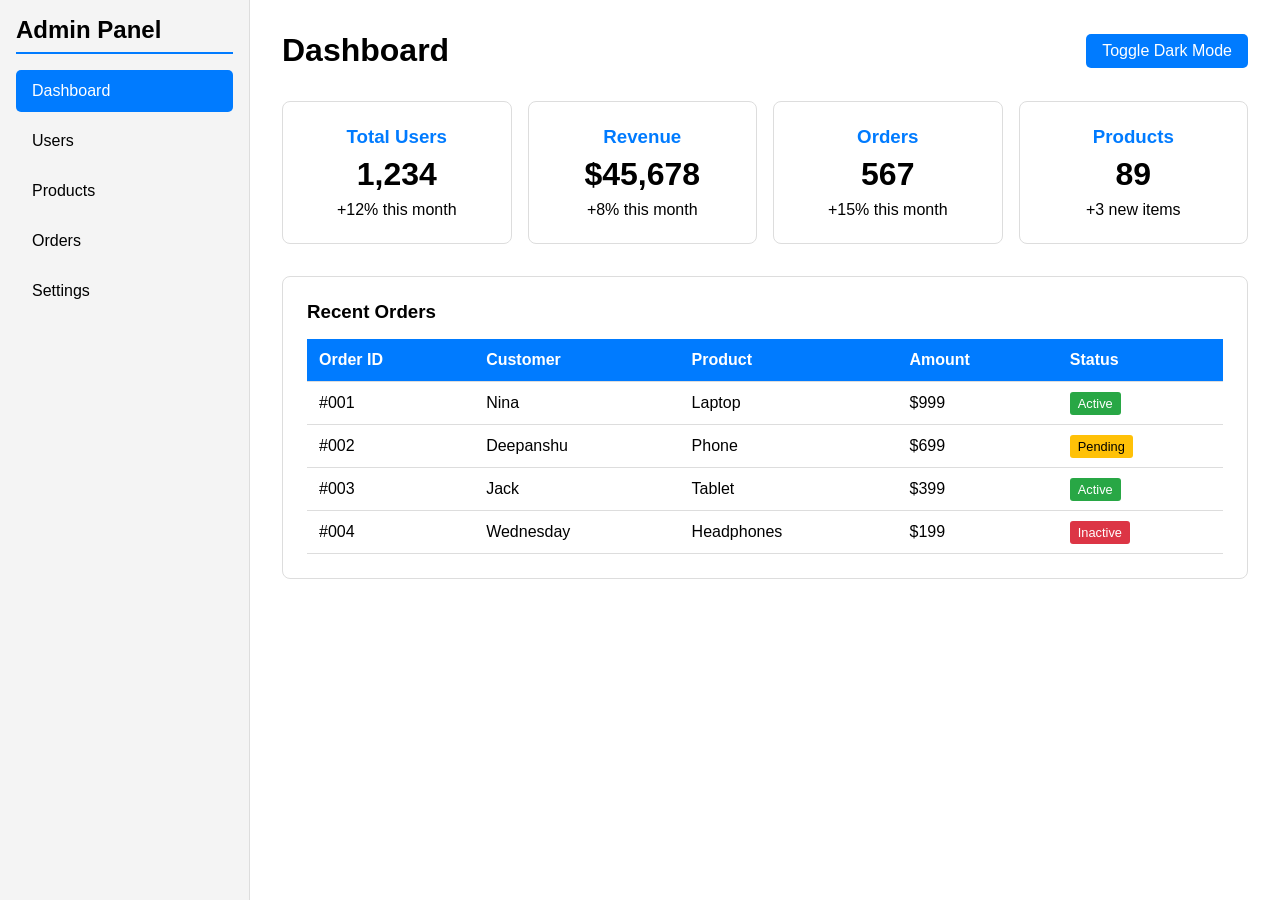
<file: Experiment 2/index.html>
<!DOCTYPE html>
<html lang="en">
<head>
    <meta charset="UTF-8">
    <meta name="viewport" content="width=device-width, initial-scale=1.0">
    <title>Admin Dashboard</title>
    <link rel="stylesheet" href="styles.css">
</head>
<body>
    <div class="dashboard" data-theme="light">
        <aside class="sidebar">
            <h2>Admin Panel</h2>
            <nav>
                <ul class="nav-menu">
                    <li class="nav-item">
                        <a href="#" class="nav-link active">Dashboard</a>
                    </li>
                    <li class="nav-item">
                        <a href="#" class="nav-link">Users</a>
                    </li>
                    <li class="nav-item">
                        <a href="#" class="nav-link">Products</a>
                    </li>
                    <li class="nav-item">
                        <a href="#" class="nav-link">Orders</a>
                    </li>
                    <li class="nav-item">
                        <a href="#" class="nav-link">Settings</a>
                    </li>
                </ul>
            </nav>
        </aside>

        <main class="content">
            <div class="header">
                <h1>Dashboard</h1>
                <button id="theme-toggle">Toggle Dark Mode</button>
            </div>

            <section class="stats-section">
                <div class="card">
                    <h3>Total Users</h3>
                    <div class="card-number">1,234</div>
                    <p>+12% this month</p>
                </div>
                <div class="card">
                    <h3>Revenue</h3>
                    <div class="card-number">$45,678</div>
                    <p>+8% this month</p>
                </div>
                <div class="card">
                    <h3>Orders</h3>
                    <div class="card-number">567</div>
                    <p>+15% this month</p>
                </div>
                <div class="card">
                    <h3>Products</h3>
                    <div class="card-number">89</div>
                    <p>+3 new items</p>
                </div>
            </section>

            <section class="table-section">
                <h3>Recent Orders</h3>
                <table class="data-table">
                    <thead>
                        <tr>
                            <th>Order ID</th>
                            <th>Customer</th>
                            <th>Product</th>
                            <th>Amount</th>
                            <th>Status</th>
                        </tr>
                    </thead>
                    <tbody>
                        <tr>
                            <td>#001</td>
                            <td>Nina</td>
                            <td>Laptop</td>
                            <td>$999</td>
                            <td><span class="status active">Active</span></td>
                        </tr>
                        <tr>
                            <td>#002</td>
                            <td>Deepanshu</td>
                            <td>Phone</td>
                            <td>$699</td>
                            <td><span class="status pending">Pending</span></td>
                        </tr>
                        <tr>
                            <td>#003</td>
                            <td>Jack</td>
                            <td>Tablet</td>
                            <td>$399</td>
                            <td><span class="status active">Active</span></td>
                        </tr>
                        <tr>
                            <td>#004</td>
                            <td>Wednesday</td>
                            <td>Headphones</td>
                            <td>$199</td>
                            <td><span class="status inactive">Inactive</span></td>
                        </tr>
                    </tbody>
                </table>
            </section>
        </main>
    </div>
    <script src="script.js"></script>
</body>
</html>
</file>
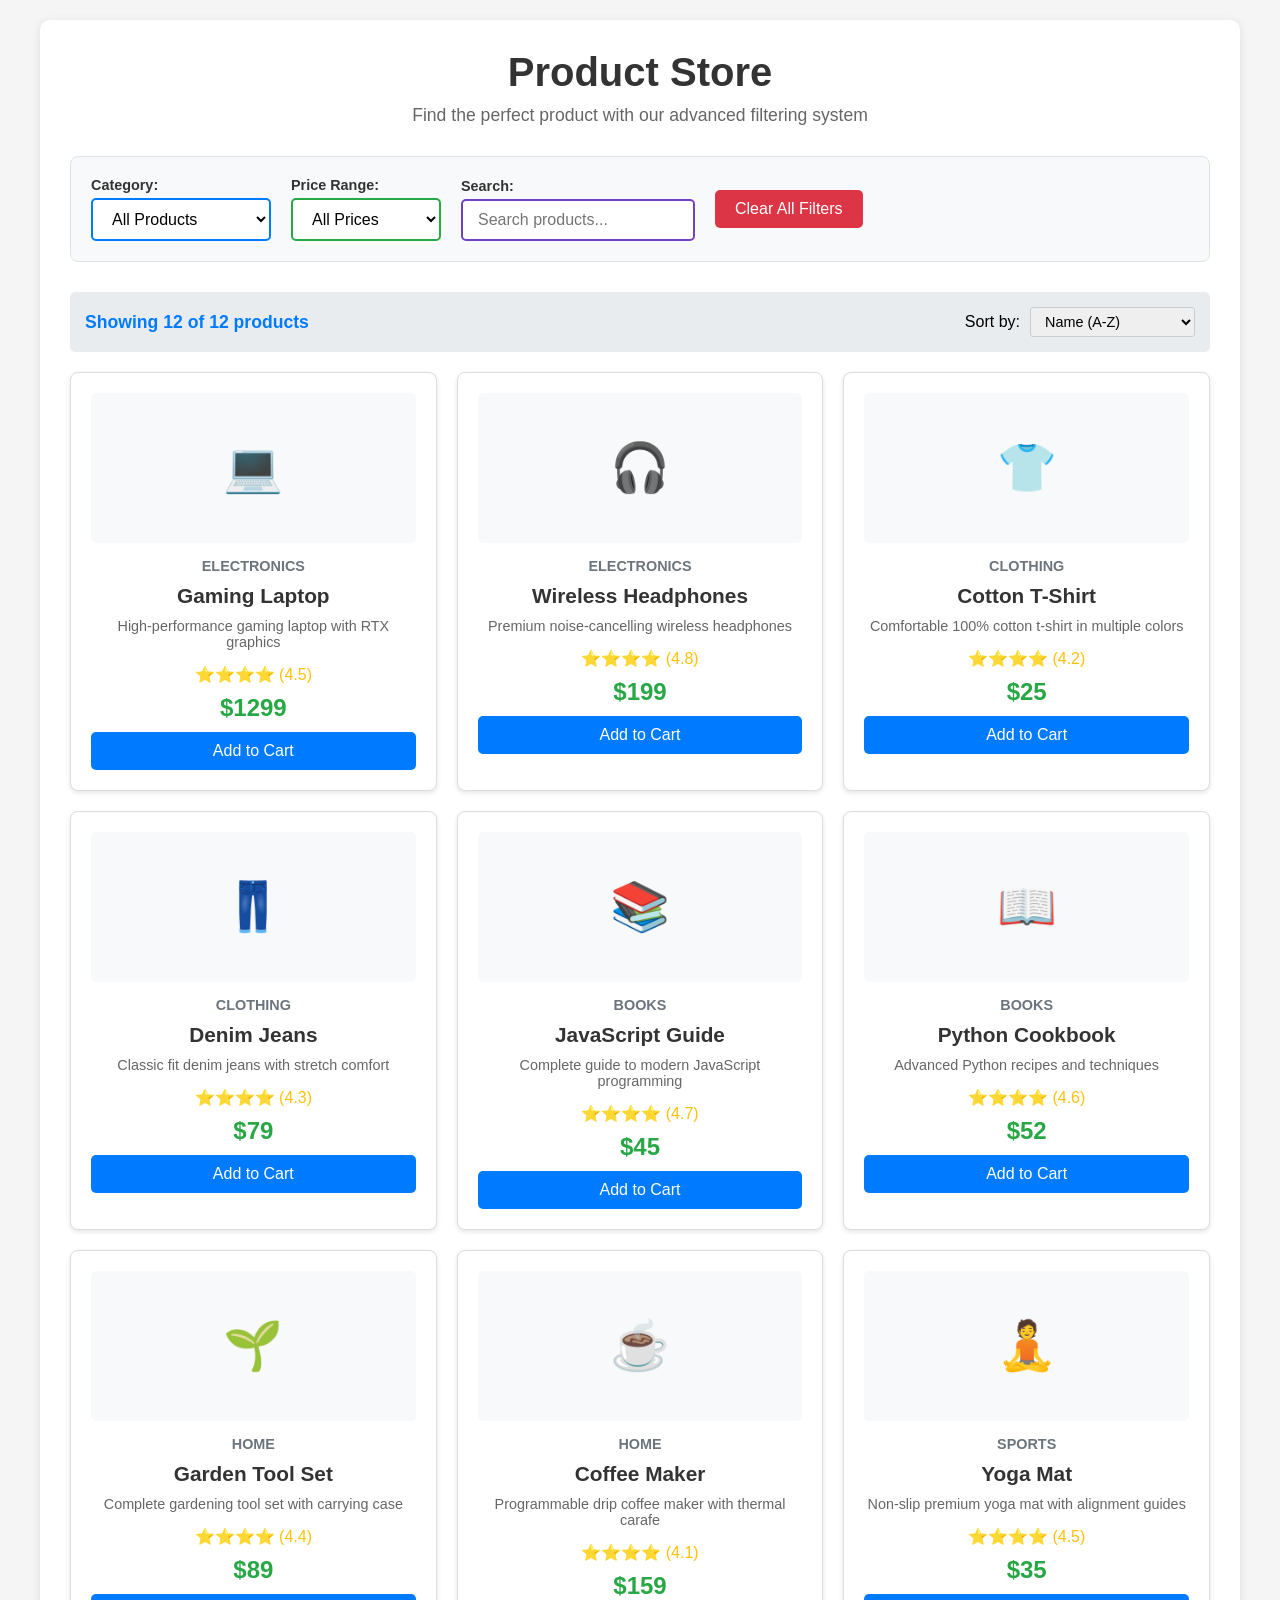
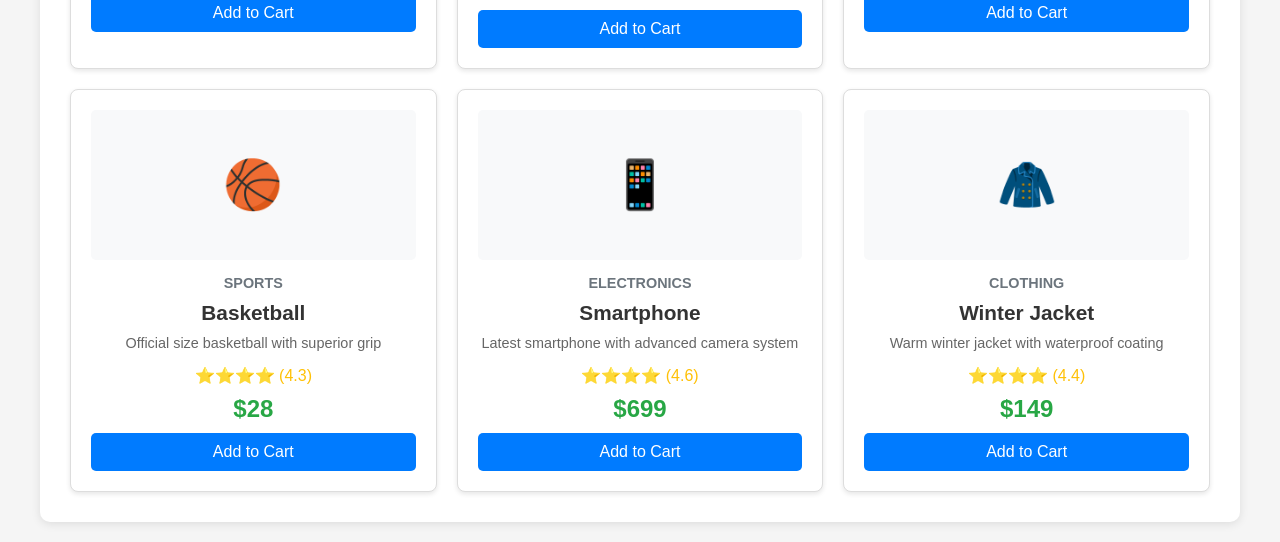
<file: Experiment 3/index.html>
<!DOCTYPE html>
<html lang="en">

<head>
    <meta charset="UTF-8">
    <meta name="viewport" content="width=device-width, initial-scale=1.0">
    <title>Product Filter System</title>
    <link rel="stylesheet" href="styles.css">
</head>

<body>
    <div class="container">
        <div class="header">
            <h1>Product Store</h1>
            <p>Find the perfect product with our advanced filtering system</p>
        </div>

        <div class="filter-section">
            <div class="filter-controls">
                <div class="filter-group">
                    <label for="filter">Category:</label>
                    <select id="filter">
                        <option value="all">All Products</option>
                        <option value="electronics">Electronics</option>
                        <option value="clothing">Clothing</option>
                        <option value="books">Books</option>
                        <option value="home">Home & Garden</option>
                        <option value="sports">Sports</option>
                    </select>
                </div>

                <div class="filter-group">
                    <label for="price-filter">Price Range:</label>
                    <select id="price-filter">
                        <option value="all">All Prices</option>
                        <option value="0-50">$0 - $50</option>
                        <option value="51-200">$51 - $200</option>
                        <option value="201-500">$201 - $500</option>
                        <option value="501+">$501+</option>
                    </select>
                </div>

                <div class="filter-group">
                    <label for="search-box">Search:</label>
                    <input type="text" id="search-box" placeholder="Search products...">
                </div>

                <button class="clear-filters" id="clear-filters">Clear All Filters</button>
            </div>
        </div>

        <div class="results-info">
            <div class="results-count" id="results-count">
                Showing all products
            </div>
            <div class="sort-options">
                <label for="sort-select">Sort by:</label>
                <select id="sort-select">
                    <option value="name">Name (A-Z)</option>
                    <option value="price-low">Price (Low to High)</option>
                    <option value="price-high">Price (High to Low)</option>
                    <option value="rating">Rating</option>
                </select>
            </div>
        </div>

        <div id="products-container">
        </div>
    </div>

    <script src="script.js"></script>
</body>

</html>
</file>
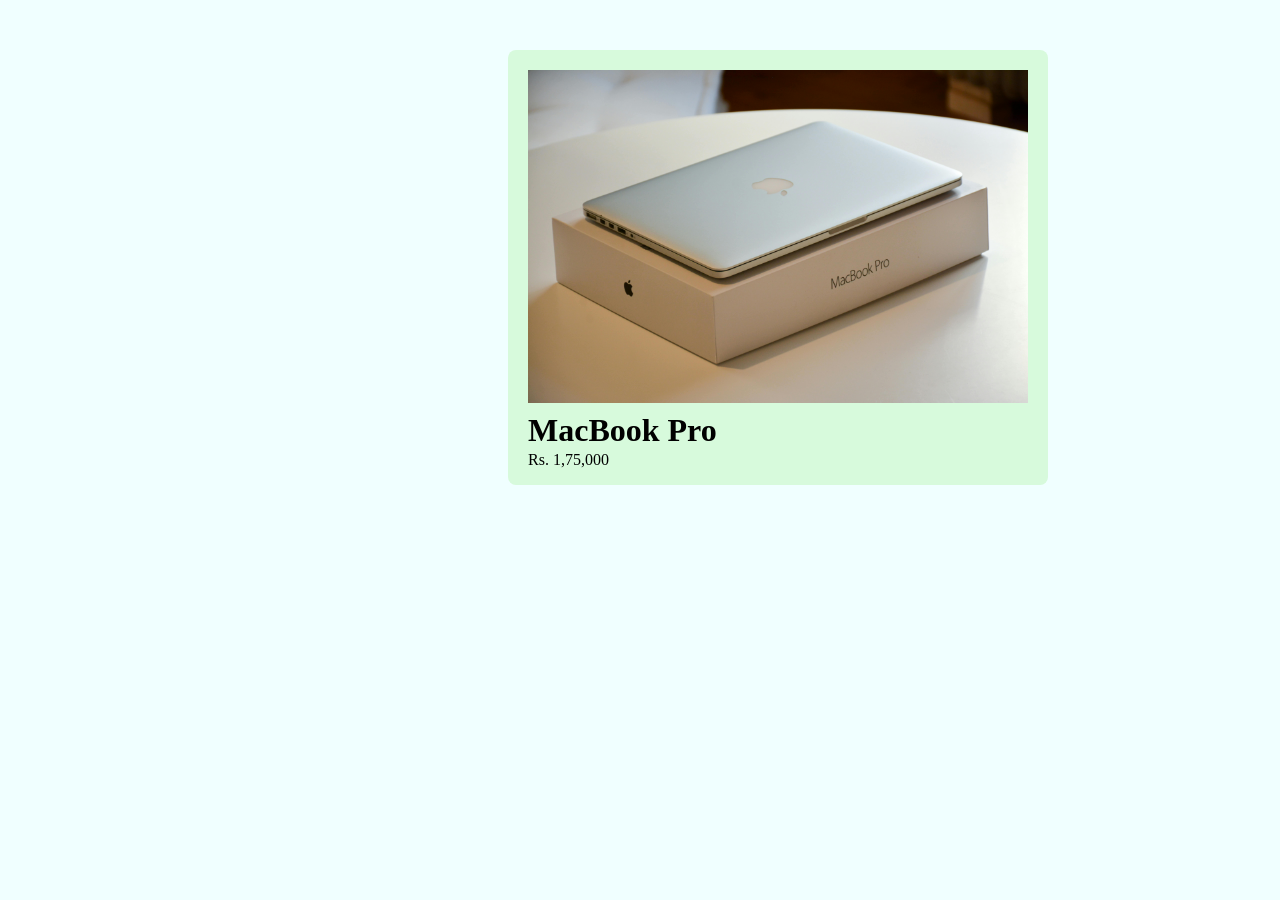
<file: Practical EST/index.html>
<!DOCTYPE html>
<html lang="en">
  <head>
    <meta charset="UTF-8" />
    <meta name="viewport" content="width=device-width, initial-scale=1.0" />
    <title>LabEST</title>
    <style>
      .product-image {
        width: 500px;
        padding: 20px 20px 0px 20px;
      }
      .product-card {
        background-color: rgb(215, 250, 220);
        border-radius: 8px;
        width: 540px;
        margin: 50px 0px 0px 500px;
      }
      .product-name {
        margin-top: 5px;
      }
      .product-price {
        margin-top: -20px;
      }
      .product-description {
        margin-left: 20px;
        display: flex;
        flex-direction: column;
      }
      .product-card:hover {
        transform: scale(1.05);
        box-shadow: 0 8px 16px rgba(0, 0, 0, 0.2);
      }
    </style>
  </head>
  <body style="background-color: azure">
    <div class="product-card">
      <img class="product-image" src="macbook.jpg" alt="MacBook" />
      <div class="product-description">
        <h1 class="product-name">MacBook Pro</h1>
        <p class="product-price">Rs. 1,75,000</p>
      </div>
    </div>
  </body>
</html>
</file>
<file: Experiment 2/styles.css>
* {
  margin: 0;
  padding: 0;
  box-sizing: border-box;
}

:root {
  --bg-color: #ffffff;
  --text-color: #000000;
  --sidebar-bg: #f4f4f4;
  --card-bg: #ffffff;
  --border-color: #ddd;
}

[data-theme="dark"] {
  --bg-color: #1a1a1a;
  --text-color: #f0f0f0;
  --sidebar-bg: #2d2d2d;
  --card-bg: #333333;
  --border-color: #555;
}

body {
  font-family: Arial, sans-serif;
  background-color: var(--bg-color);
  color: var(--text-color);
  transition: all 0.3s ease;
}

.dashboard {
  display: grid;
  grid-template-columns: 250px 1fr;
  grid-template-areas: "sidebar content";
  min-height: 100vh;
}

.sidebar {
  grid-area: sidebar;
  background-color: var(--sidebar-bg);
  padding: 1rem;
  border-right: 1px solid var(--border-color);
}

.sidebar h2 {
  margin-bottom: 1rem;
  padding-bottom: 0.5rem;
  border-bottom: 2px solid #007bff;
  color: var(--text-color)
}

.nav-menu {
  list-style: none;
}

.nav-item {
  margin-bottom: 0.5rem;
}

.nav-link {
  display: block;
  padding: 0.75rem 1rem;
  text-decoration: none;
  color: var(--text-color);
  border-radius: 5px;
  transition: background-color 0.2s;
}

.nav-link:hover {
  background-color: #007bff;
  color: white;
}

.nav-link.active {
  background-color: #007bff;
  color: white;
}

.content {
  grid-area: content;
  padding: 2rem;
  background-color: var(--bg-color);
}

.header {
  display: flex;
  justify-content: space-between;
  align-items: center;
  margin-bottom: 2rem;
}

.header h1 {
  font-size: 2rem;
  color: var(--text-color)
}

#theme-toggle {
  padding: 0.5rem 1rem;
  background-color: #007bff;
  color: white;
  border: none;
  border-radius: 5px;
  cursor: pointer;
  font-size: 1rem;
}

#theme-toggle:hover {
  background-color: #0056b3;
}

.stats-section {
  display: grid;
  grid-template-columns: repeat(auto-fit, minmax(200px, 1fr));
  gap: 1rem;
  margin-bottom: 2rem;
}

.card {
  background-color: var(--card-bg);
  color: var(--text-color);
  padding: 1.5rem;
  border-radius: 8px;
  border: 1px solid var(--border-color);
  text-align: center;
  transition: transform 0.2s;
}

.card:hover {
  transform: translateY(-2px);
}

.card h3 {
  color: #007bff;
  margin-bottom: 0.5rem;

}

.card-number {
  font-size: 2rem;
  font-weight: bold;
  margin: 0.5rem 0;
}


.table-section {
  background-color: var(--card-bg);
  padding: 1.5rem;
  border-radius: 8px;
  border: 1px solid var(--border-color);
}

.data-table {
  width: 100%;
  border-collapse: collapse;
  margin-top: 1rem;
  color: var(--text-color); 
}

.data-table th,
.data-table td {
  padding: 0.75rem;
  text-align: left;
  border-bottom: 1px solid var(--border-color);
}

.data-table th {
  background-color: #007bff;
  color: white;
}

.status {
  padding: 0.25rem 0.5rem;
  border-radius: 3px;
  font-size: 0.8rem;
}

.status.active {
  background-color: #28a745;
  color: white;
}

.status.pending {
  background-color: #ffc107;
  color: black;
}

.status.inactive {
  background-color: #dc3545;
  color: white;
}

@media (max-width: 768px) {
  .dashboard {
    grid-template-columns: 1fr;
    grid-template-areas:
      "sidebar"
      "content";
  }

  .sidebar {
    padding: 1rem;
  }

  .content {
    padding: 1rem;
  }

  .header {
    flex-direction: column;
    gap: 1rem;
  }

  .stats-section {
    grid-template-columns: 1fr;
  }

  .chart-section {
    grid-template-columns: 1fr;
  }

  .data-table {
    font-size: 0.8rem;
  }
}
</file>
<file: Experiment 3/styles.css>
* {
  margin: 0;
  padding: 0;
  box-sizing: border-box;
}

body {
  font-family: Arial, sans-serif;
  background-color: #f5f5f5;
  padding: 20px;
}

.container {
  max-width: 1200px;
  margin: 0 auto;
  background-color: white;
  border-radius: 10px;
  padding: 30px;
  box-shadow: 0 2px 10px rgba(0, 0, 0, 0.1);
}

.header {
  text-align: center;
  margin-bottom: 30px;
}

.header h1 {
  color: #333;
  margin-bottom: 10px;
  font-size: 2.5rem;
}

.header p {
  color: #666;
  font-size: 1.1rem;
}

.filter-section {
  background-color: #f8f9fa;
  padding: 20px;
  border-radius: 8px;
  margin-bottom: 30px;
  border: 1px solid #dee2e6;
}

.filter-controls {
  display: flex;
  gap: 20px;
  align-items: center;
  flex-wrap: wrap;
}

.filter-group {
  display: flex;
  flex-direction: column;
  gap: 5px;
}

.filter-group label {
  font-weight: bold;
  color: #333;
  font-size: 0.9rem;
}

#filter {
  padding: 10px 15px;
  border: 2px solid #007bff;
  border-radius: 5px;
  font-size: 1rem;
  background-color: white;
  cursor: pointer;
  min-width: 180px;
}

#filter:focus {
  outline: none;
  border-color: #0056b3;
  box-shadow: 0 0 0 3px rgba(0, 123, 255, 0.25);
}

#price-filter {
  padding: 10px 15px;
  border: 2px solid #28a745;
  border-radius: 5px;
  font-size: 1rem;
  background-color: white;
  cursor: pointer;
  min-width: 150px;
}

#search-box {
  padding: 10px 15px;
  border: 2px solid #6f42c1;
  border-radius: 5px;
  font-size: 1rem;
  min-width: 200px;
}

#search-box:focus {
  outline: none;
  border-color: #5a2d91;
  box-shadow: 0 0 0 3px rgba(111, 66, 193, 0.25);
}

.clear-filters {
  background-color: #dc3545;
  color: white;
  border: none;
  padding: 10px 20px;
  border-radius: 5px;
  cursor: pointer;
  font-size: 1rem;
  transition: background-color 0.3s;
}

.clear-filters:hover {
  background-color: #c82333;
}

.results-info {
  display: flex;
  justify-content: space-between;
  align-items: center;
  margin-bottom: 20px;
  padding: 15px;
  background-color: #e9ecef;
  border-radius: 5px;
}

.results-count {
  font-weight: bold;
  color: #007bff;
  font-size: 1.1rem;
}

.sort-options {
  display: flex;
  gap: 10px;
  align-items: center;
}

#sort-select {
  padding: 5px 10px;
  border: 1px solid #ccc;
  border-radius: 3px;
  font-size: 0.9rem;
}

#products-container {
  display: grid;
  grid-template-columns: repeat(auto-fill, minmax(280px, 1fr));
  gap: 20px;
  min-height: 200px;
}

.product {
  background-color: white;
  border: 1px solid #ddd;
  border-radius: 8px;
  padding: 20px;
  text-align: center;
  box-shadow: 0 2px 5px rgba(0, 0, 0, 0.1);
  transition: all 0.3s ease;
  cursor: pointer;
}

.product:hover {
  transform: translateY(-5px);
  box-shadow: 0 5px 15px rgba(0, 0, 0, 0.2);
  border-color: #007bff;
}

.product-image {
  width: 100%;
  height: 150px;
  background-color: #f8f9fa;
  border-radius: 5px;
  margin-bottom: 15px;
  display: flex;
  align-items: center;
  justify-content: center;
  font-size: 3rem;
}

.product h3 {
  color: #333;
  margin-bottom: 10px;
  font-size: 1.3rem;
}

.product-category {
  color: #6c757d;
  font-size: 0.9rem;
  margin-bottom: 10px;
  text-transform: uppercase;
  font-weight: bold;
}

.product-price {
  font-size: 1.5rem;
  color: #28a745;
  font-weight: bold;
  margin-bottom: 10px;
}

.product-description {
  color: #666;
  font-size: 0.9rem;
  margin-bottom: 15px;
}

.product-rating {
  color: #ffc107;
  margin-bottom: 10px;
}

.add-to-cart {
  background-color: #007bff;
  color: white;
  border: none;
  padding: 10px 20px;
  border-radius: 5px;
  cursor: pointer;
  font-size: 1rem;
  transition: background-color 0.3s;
  width: 100%;
}

.add-to-cart:hover {
  background-color: #0056b3;
}

.no-results {
  text-align: center;
  padding: 60px 20px;
  color: #666;
}

.no-results h3 {
  font-size: 1.5rem;
  margin-bottom: 10px;
}

.no-results p {
  font-size: 1rem;
}

.loading {
  text-align: center;
  padding: 40px;
}

.spinner {
  border: 4px solid #f3f3f3;
  border-top: 4px solid #007bff;
  border-radius: 50%;
  width: 40px;
  height: 40px;
  animation: spin 1s linear infinite;
  margin: 0 auto 20px;
}

@keyframes spin {
  0% {
    transform: rotate(0deg);
  }
  100% {
    transform: rotate(360deg);
  }
}

@media (max-width: 768px) {
  .container {
    padding: 15px;
  }

  .header h1 {
    font-size: 2rem;
  }

  .filter-controls {
    flex-direction: column;
    align-items: stretch;
  }

  .filter-controls > * {
    width: 100%;
  }

  .results-info {
    flex-direction: column;
    gap: 10px;
  }

  #products-container {
    grid-template-columns: 1fr;
    gap: 15px;
  }
}
</file>
